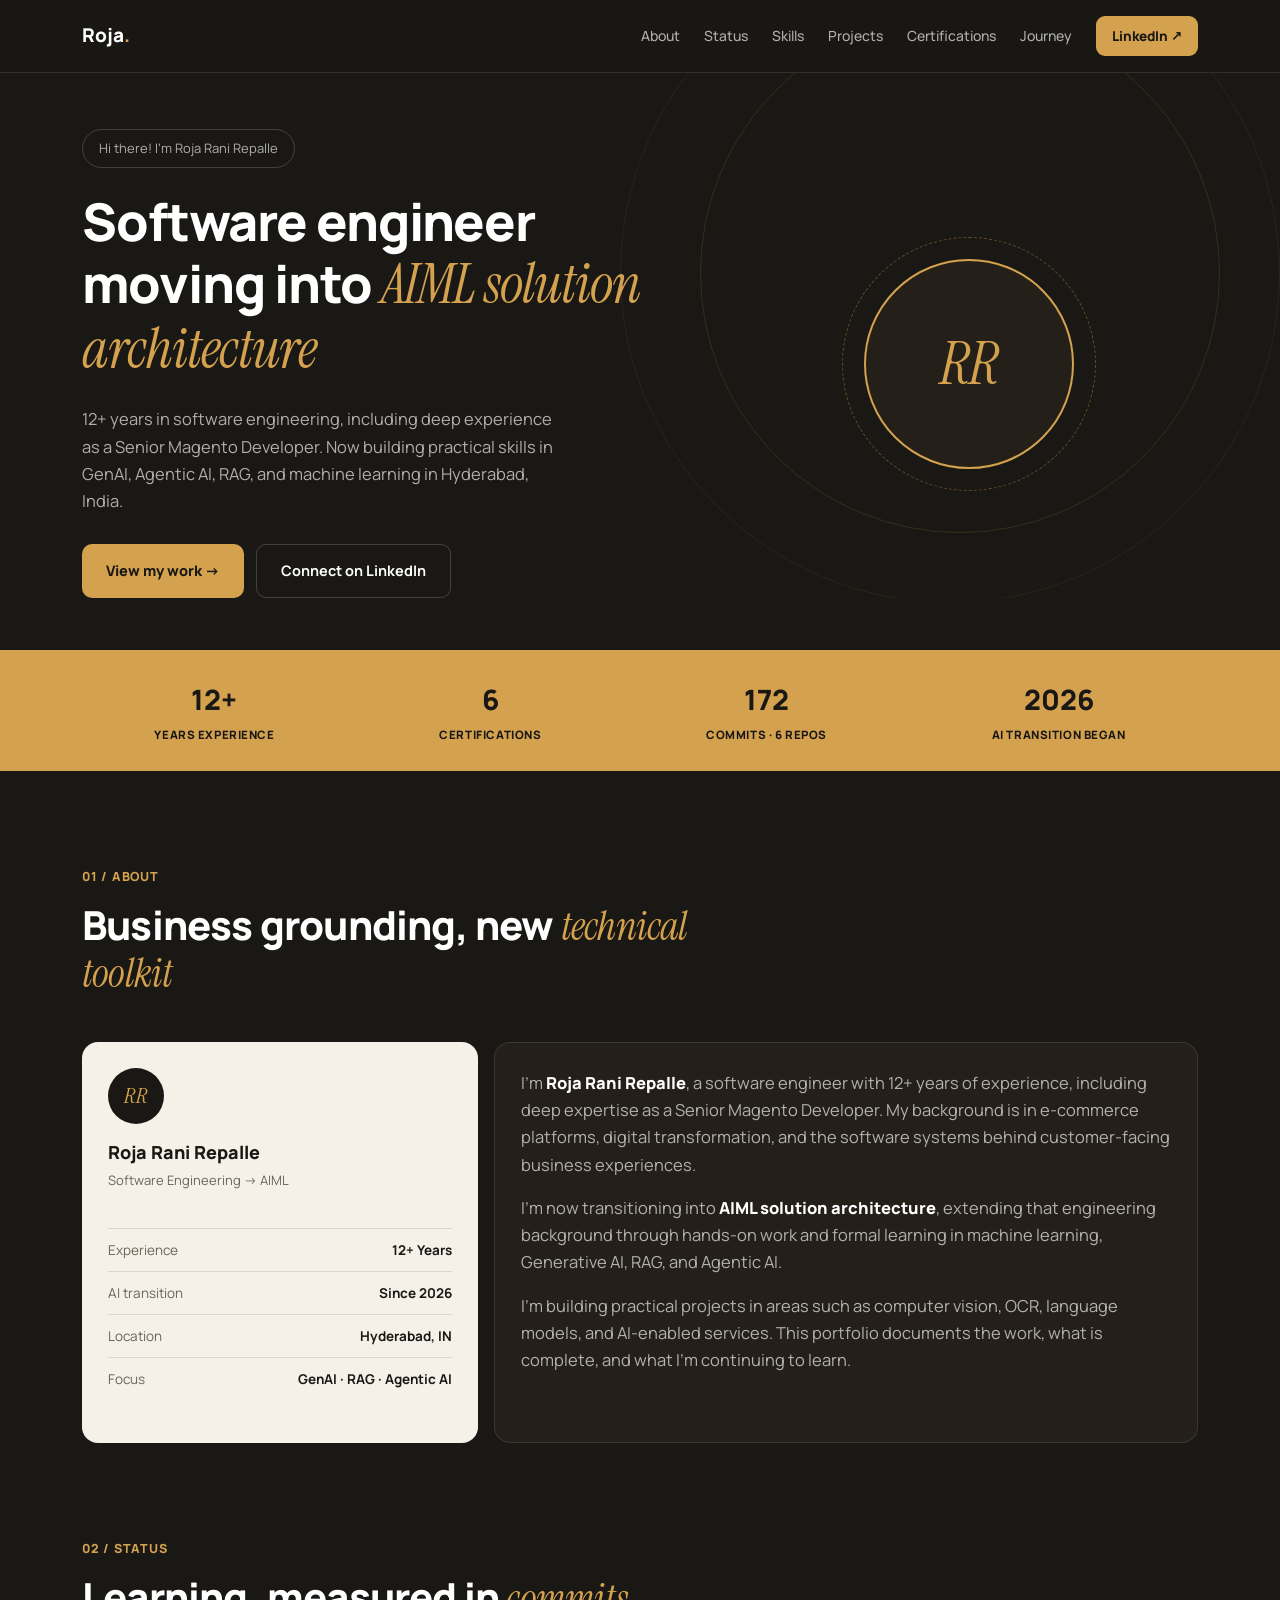
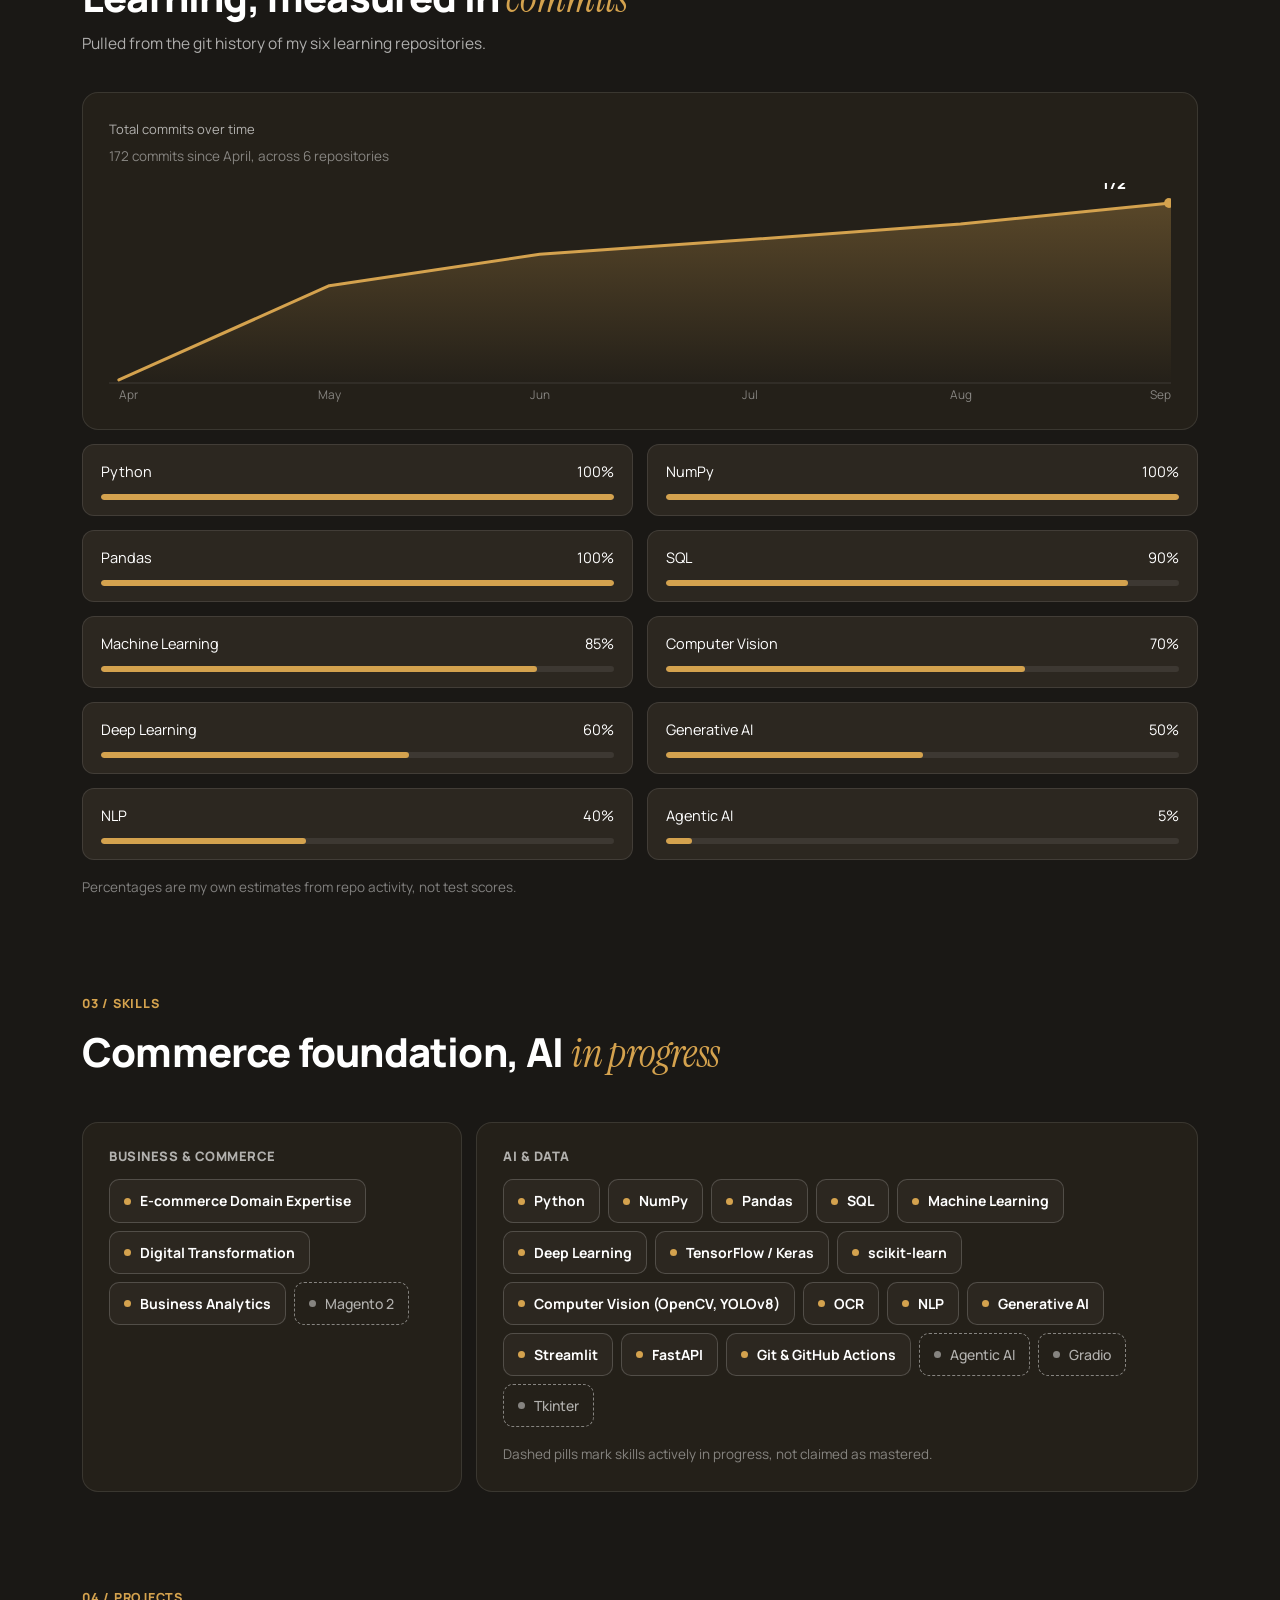
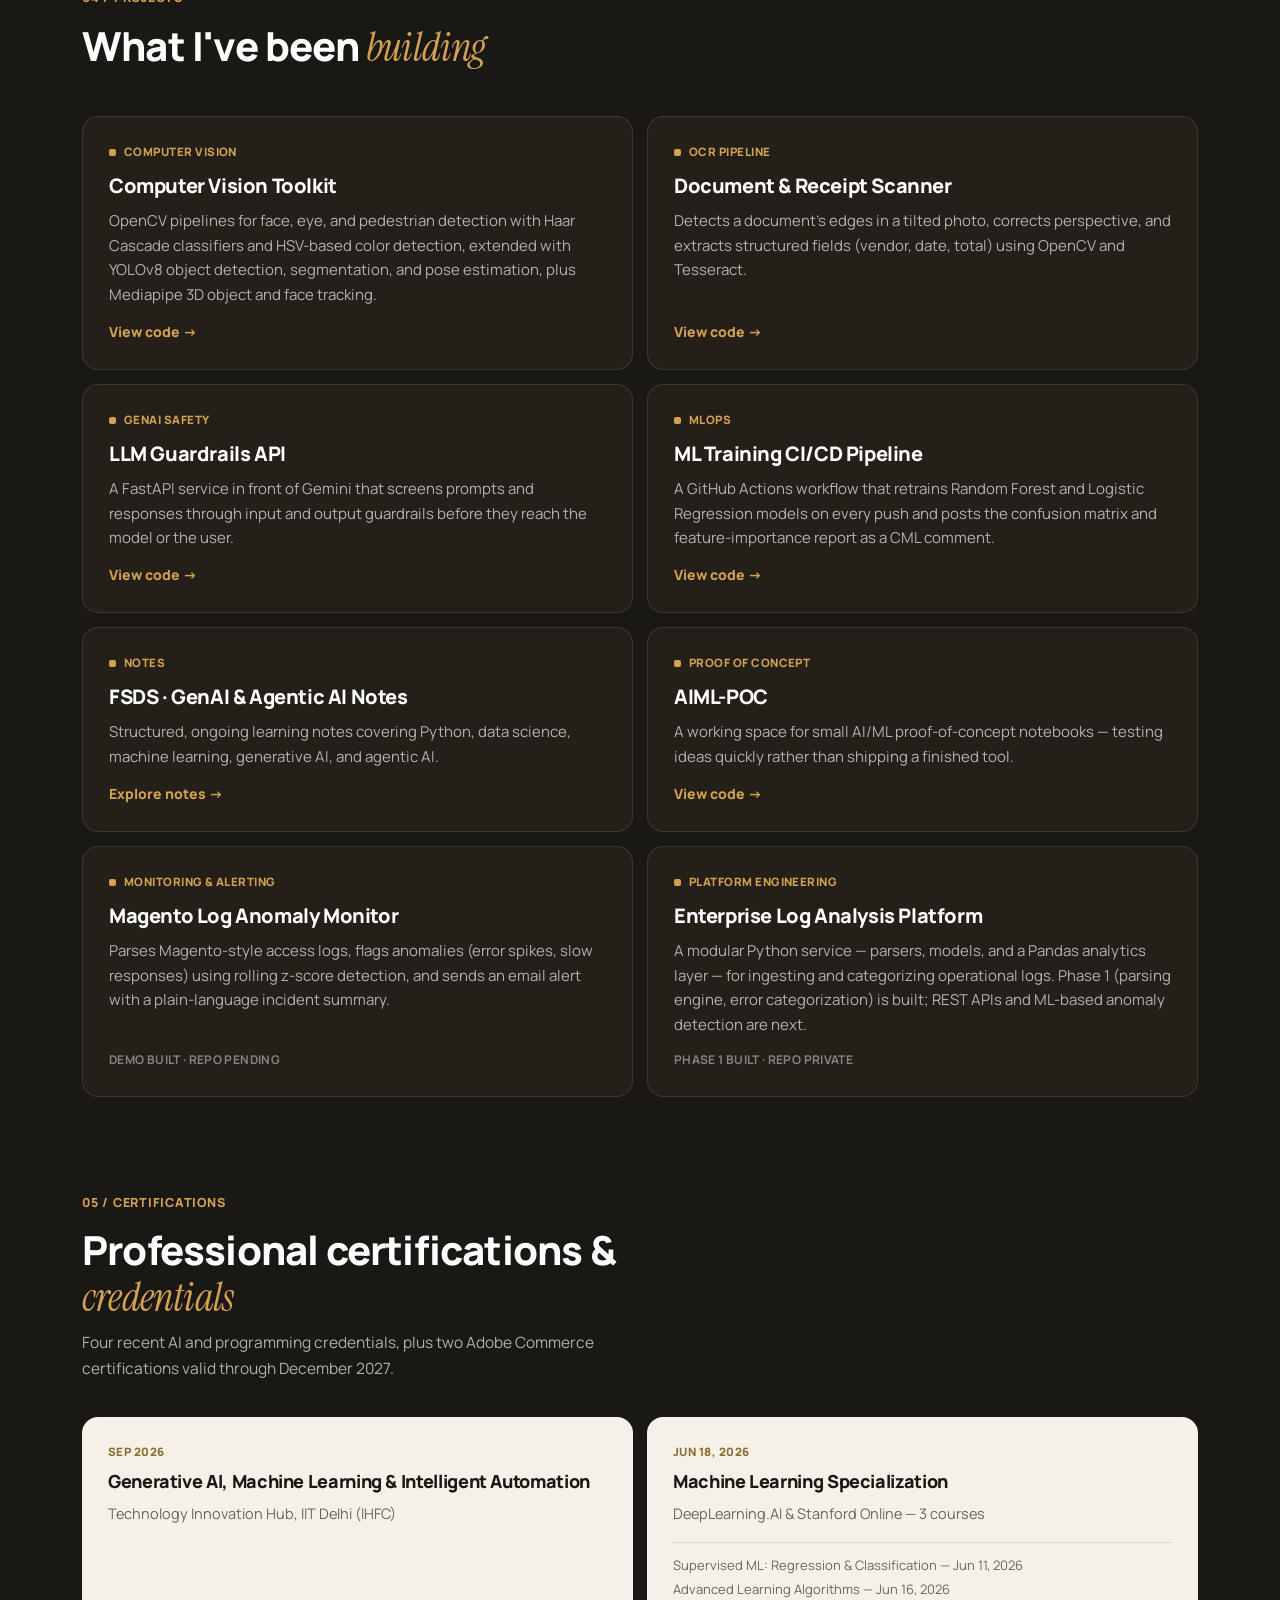
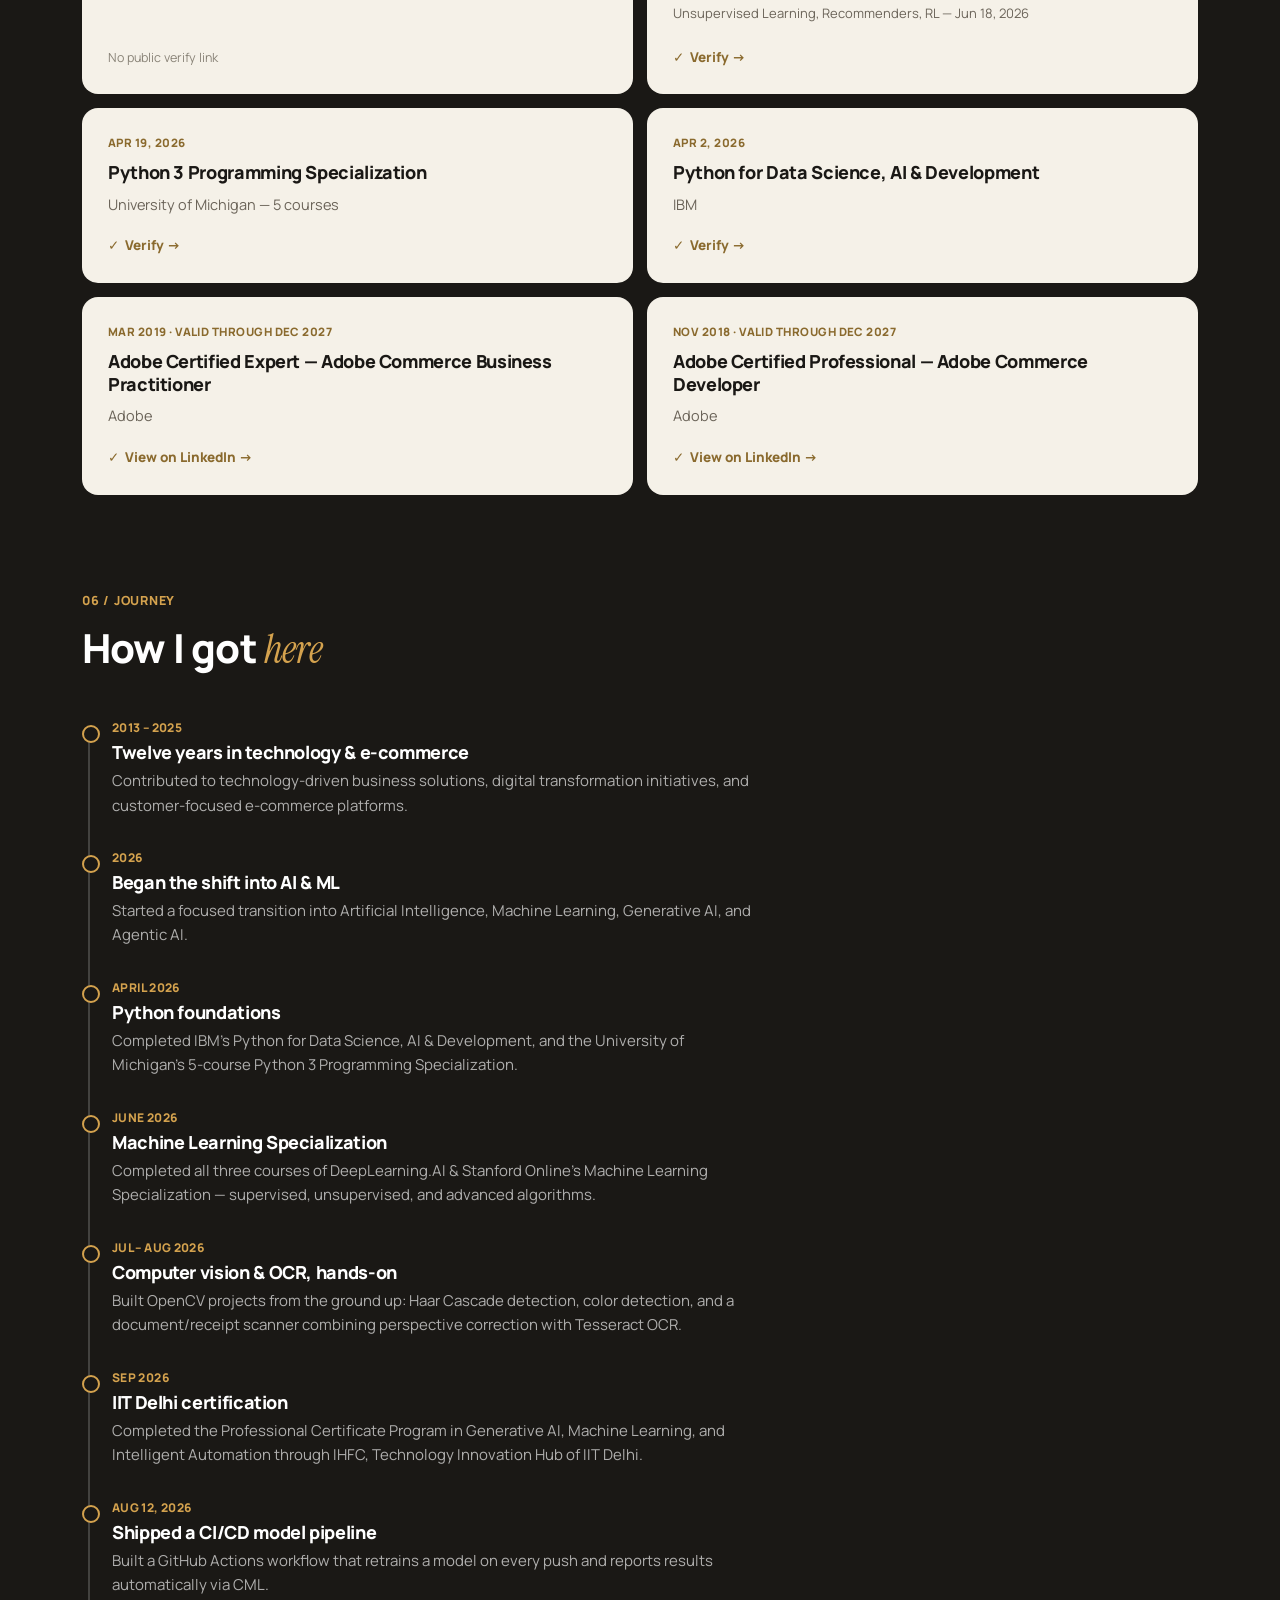
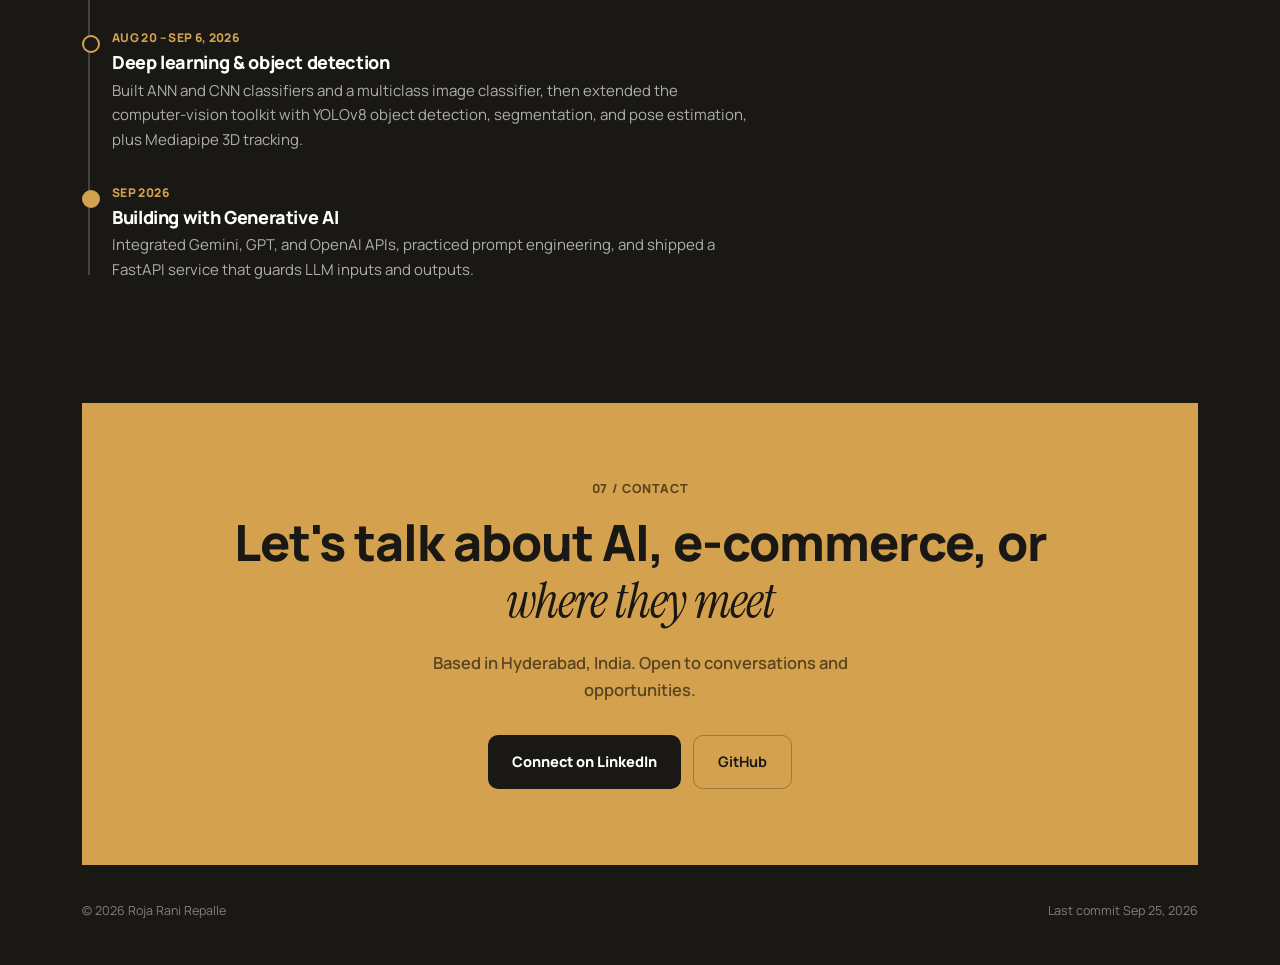
<file: index.html>
<!DOCTYPE html>
<html lang="en">
<head>
<meta charset="UTF-8">
<meta name="viewport" content="width=device-width, initial-scale=1.0">
<title>Roja Rani Repalle — Portfolio</title>
<meta name="description" content="Software engineer with 12+ years of experience, transitioning into AIML solution architecture. Exploring GenAI, Agentic AI, RAG, and practical AI systems.">
<meta name="color-scheme" content="dark">
<meta name="theme-color" content="#1a1815">
<meta property="og:type" content="website">
<meta property="og:title" content="Roja Rani Repalle — Portfolio">
<meta property="og:description" content="Software engineer with 12+ years of experience, transitioning into AIML solution architecture. Exploring GenAI, Agentic AI, RAG, and practical AI systems.">
<meta property="og:url" content="https://rojaranirepalle.github.io/">
<meta name="twitter:card" content="summary">
<meta name="twitter:title" content="Roja Rani Repalle — Portfolio">
<meta name="twitter:description" content="Software engineer with 12+ years of experience, transitioning into AIML solution architecture. Exploring GenAI, Agentic AI, RAG, and practical AI systems.">
<link rel="icon" href="data:image/svg+xml,%3Csvg xmlns='http://www.w3.org/2000/svg' viewBox='0 0 64 64'%3E%3Crect width='64' height='64' rx='14' fill='%231a1815'/%3E%3Ccircle cx='32' cy='32' r='27' fill='none' stroke='%23d4a24e' stroke-width='2'/%3E%3Ctext x='32' y='41' font-family='Georgia,serif' font-style='italic' font-size='24' fill='%23d4a24e' text-anchor='middle'%3ERR%3C/text%3E%3C/svg%3E">
<link rel="preconnect" href="https://fonts.googleapis.com">
<link rel="preconnect" href="https://fonts.gstatic.com" crossorigin>
<link href="https://fonts.googleapis.com/css2?family=Manrope:wght@400;500;700;800&family=Instrument+Serif:ital@1&display=swap" rel="stylesheet">
<style>
  :root{
    color-scheme:dark;
    --ink:#1a1815;
    --card:#242019;
    --card-2:#2c2720;
    --border:rgba(255,255,255,0.1);
    --border-strong:rgba(255,255,255,0.18);
    --white:#ffffff;
    --paper:#f5f1e8;
    --ink-on-paper:#1a1815;
    --muted-on-paper:#6b6459;
    --text:#ffffff;
    --muted:rgba(255,255,255,0.65);
    --faint:rgba(255,255,255,0.45);
    --gold:#d4a24e;
    --gold-dim:rgba(212,162,78,0.15);
    --sans:'Manrope',system-ui,sans-serif;
    --serif:'Instrument Serif',serif;
    --r:16px;
  }
  *{box-sizing:border-box;}
  html{scroll-behavior:smooth; scroll-padding-top:88px;}
  body{margin:0;background:var(--ink);color:var(--text);font-family:var(--sans);font-size:16.5px;line-height:1.65;-webkit-font-smoothing:antialiased;}
  a{color:inherit; text-decoration:none;}
  a:focus-visible, button:focus-visible{outline:2px solid var(--gold); outline-offset:3px; border-radius:6px;}
  h1,h2,h3{margin:0; font-weight:800; letter-spacing:-0.02em; line-height:1.15;}
  p{margin:0;}
  .wrap{max-width:1180px; margin:0 auto; padding:0 32px;}
  @media (max-width:700px){.wrap{padding:0 18px;}}
  .accent{font-family:var(--serif); font-style:italic; font-weight:400; color:var(--gold);}
  @media (prefers-reduced-motion: reduce){html{scroll-behavior:auto;} *{animation:none !important; transition:none !important;}}

  .skip-link{position:absolute; left:16px; top:-60px; background:var(--gold); color:var(--ink); padding:12px 20px; font-weight:800; border-radius:8px; z-index:100;}
  .skip-link:focus{top:12px;}

  header{position:sticky; top:0; z-index:50; background:rgba(26,24,21,0.85); backdrop-filter:blur(14px); border-bottom:1px solid var(--border);}
  .bar{display:flex; align-items:center; justify-content:space-between; height:72px; gap:16px;}
  .brand{font-weight:800; font-size:19px;}
  .brand .dot{color:var(--gold);}
  nav.links{display:flex; gap:24px; align-items:center; font-size:14px; color:var(--muted); font-weight:500;}
  nav.links a:hover{color:var(--text);}
  .navcta{background:var(--gold); color:var(--ink); border-radius:9px; padding:9px 16px; font-size:13.5px; font-weight:800;}
  .navcta:hover{background:#e2b665;}
  .nav-toggle{display:none; background:var(--card); border:1px solid var(--border-strong); color:var(--text); font:inherit; font-size:14px; padding:8px 14px; border-radius:8px; cursor:pointer;}
  @media (max-width:960px){
    nav.links{position:absolute; top:72px; left:0; right:0; background:var(--ink); flex-direction:column; align-items:stretch; padding:10px 18px 18px; border-bottom:1px solid var(--border); display:none;}
    nav.links.open{display:flex;}
    nav.links a{padding:13px 4px;}
    nav.links .navcta{margin-top:8px; text-align:center;}
    .nav-toggle{display:block;}
  }

  .hero{position:relative; padding:56px 0 0; overflow:hidden;}
  .hero .ring1{position:absolute; width:520px; height:520px; border-radius:50%; border:1px solid rgba(212,162,78,.15); right:60px; top:-60px; pointer-events:none;}
  .hero .ring2{position:absolute; width:660px; height:660px; border-radius:50%; border:1px solid rgba(212,162,78,.08); right:0px; top:-130px; pointer-events:none;}
  .hero .wrap{position:relative; z-index:1;}
  .badge{display:inline-flex; align-items:center; gap:8px; font-size:13px; color:var(--muted); border:1px solid var(--border-strong); border-radius:99px; padding:8px 16px; margin-bottom:24px;}
  .hero-grid{display:grid; grid-template-columns:1.15fr 0.85fr; gap:40px; align-items:center;}
  @media (max-width:960px){.hero-grid{grid-template-columns:minmax(0,1fr);}}
  .hero h1{font-size:clamp(34px,4.6vw,52px);}
  .hero h1 .accent{font-size:1.08em;}
  .hero-sub{color:var(--muted); font-size:16.5px; max-width:480px; margin:24px 0 30px; line-height:1.65;}
  .cta{display:flex; flex-wrap:wrap; gap:12px;}
  .btn{display:inline-flex; align-items:center; gap:8px; padding:14px 24px; border-radius:10px; font-weight:800; font-size:14.5px;}
  .btn1{background:var(--gold); color:var(--ink);}
  .btn1:hover{background:#e2b665;}
  .btn2{border:1px solid var(--border-strong); color:var(--text); font-weight:700;}
  .btn2:hover{border-color:var(--gold);}
  .avatar-wrap{display:flex; justify-content:center;}
  .avatar{width:210px; height:210px; border-radius:50%; background:var(--card); border:2px solid var(--gold); display:flex; align-items:center; justify-content:center; position:relative;}
  .avatar .ring{position:absolute; inset:-24px; border:1px dashed rgba(212,162,78,.4); border-radius:50%;}
  .avatar span{font-family:var(--serif); font-style:italic; font-size:58px; color:var(--gold);}

  .statbar{background:var(--gold); color:var(--ink); margin-top:52px;}
  .statbar .wrap{display:flex; justify-content:space-around; align-items:center; padding:26px 32px; flex-wrap:wrap; gap:20px;}
  .stat{display:flex; flex-direction:column; align-items:center; gap:4px;}
  .stat .n{font-size:28px; font-weight:800;}
  .stat .l{font-size:11.5px; font-weight:800; text-transform:uppercase; letter-spacing:.05em;}

  section{padding:96px 0 0;}
  .eyebrow{display:block; font-size:12.5px; color:var(--gold); font-weight:800; text-transform:uppercase; letter-spacing:.06em; margin-bottom:14px;}
  .sec-title{font-size:clamp(28px,3.4vw,40px); max-width:680px; margin-bottom:10px;}
  .sec-sub{color:var(--muted); max-width:560px; margin-bottom:36px; font-size:15.5px;}

  .card{background:var(--card); border:1px solid var(--border); border-radius:var(--r); padding:26px;}
  .card-paper{background:var(--paper); color:var(--ink-on-paper); border-radius:var(--r); padding:26px;}
  .card h3{font-size:13px; font-family:var(--sans); font-weight:800; color:var(--muted); text-transform:uppercase; letter-spacing:.04em; margin-bottom:16px;}

  .about-grid{display:grid; grid-template-columns:0.72fr 1.28fr; gap:16px;}
  @media (max-width:900px){.about-grid{grid-template-columns:minmax(0,1fr);}}
  .id-card{display:flex; flex-direction:column; gap:14px;}
  .id-avatar{width:56px; height:56px; border-radius:50%; background:var(--ink); display:flex; align-items:center; justify-content:center; font-family:var(--serif); font-style:italic; color:var(--gold); font-size:22px;}
  dl.facts div{display:flex; justify-content:space-between; gap:12px; padding:10px 0; border-top:1px solid rgba(26,24,21,.12); font-size:13.5px;}
  dl.facts div:first-of-type{border-top:1px solid rgba(26,24,21,.12); margin-top:6px;}
  dl.facts dt{color:var(--muted-on-paper);}
  dl.facts dd{margin:0; font-weight:700;}
  .prose p{color:var(--muted); margin-bottom:16px; max-width:660px;}
  .prose p:last-child{margin-bottom:0;}
  .prose strong{color:var(--text); font-weight:800;}

  .heat-box{max-width:100%; overflow-x:auto;}
  .bars-grid{display:grid; grid-template-columns:repeat(2,minmax(0,1fr)); gap:14px; margin-top:14px;}
  @media (max-width:760px){.bars-grid{grid-template-columns:minmax(0,1fr);}}
  .bar-item{background:var(--card-2); border:1px solid var(--border); border-radius:12px; padding:15px 18px;}
  .bar-item .top{display:flex; justify-content:space-between; align-items:baseline; margin-bottom:10px; font-size:14.5px;}
  .bar-item .tr{height:6px; background:rgba(255,255,255,.08); border-radius:99px; overflow:hidden; display:block;}
  .bar-item .tr b{display:block; height:100%; border-radius:99px; background:var(--gold);}
  .note{font-size:13.5px; color:var(--faint); margin-top:16px;}

  .skills-grid{display:grid; grid-template-columns:minmax(0,1fr) minmax(0,1.9fr); gap:14px;}
  @media (max-width:900px){.skills-grid{grid-template-columns:minmax(0,1fr);}}
  .chips{display:flex; flex-wrap:wrap; gap:8px;}
  .pill{display:flex; align-items:center; gap:9px; font-size:14px; padding:9px 14px; border-radius:10px; background:var(--card-2); border:1px solid var(--border-strong); font-weight:700;}
  .pill .dot{width:7px; height:7px; border-radius:50%; background:var(--gold); flex-shrink:0;}
  .pill.learning{background:transparent; border-style:dashed; border-color:var(--faint); color:var(--muted); font-weight:500;}
  .pill.learning .dot{background:var(--faint);}

  .proj-grid{display:grid; grid-template-columns:repeat(2,minmax(0,1fr)); gap:14px;}
  @media (max-width:820px){.proj-grid{grid-template-columns:minmax(0,1fr);}}
  .proj{display:flex; flex-direction:column; gap:12px; background:var(--card); border:1px solid var(--border); border-radius:var(--r); padding:26px; transition:border-color .2s, transform .2s;}
  .proj:hover{border-color:var(--gold); transform:translateY(-3px);}
  .proj .tag{font-size:11.5px; color:var(--gold); display:flex; align-items:center; gap:8px; font-weight:800; text-transform:uppercase; letter-spacing:.04em;}
  .proj .tag::before{content:""; width:7px; height:7px; border-radius:2px; background:var(--gold);}
  .proj h3{font-size:20px; font-weight:800;}
  .proj p{color:var(--muted); font-size:15px; flex-grow:1;}
  .proj .go{font-weight:800; font-size:14px; color:var(--gold); width:fit-content;}
  .proj .go:hover{text-decoration:underline; text-underline-offset:4px;}
  .proj .state{font-size:12px; color:var(--faint); font-weight:700; text-transform:uppercase; letter-spacing:.03em;}

  .cert-grid{display:grid; grid-template-columns:repeat(2,minmax(0,1fr)); gap:14px;}
  @media (max-width:820px){.cert-grid{grid-template-columns:minmax(0,1fr);}}
  .cert{border-radius:var(--r); padding:26px; display:flex; flex-direction:column; gap:8px;}
  .cert .dt{font-size:11.5px; color:#8a6a2e; font-weight:800; text-transform:uppercase; letter-spacing:.04em;}
  .cert h3{font-size:18px; line-height:1.3; font-weight:800;}
  .cert .iss{color:var(--muted-on-paper); font-size:14.5px;}
  .cert .sub{margin-top:8px; padding-top:12px; border-top:1px solid rgba(26,24,21,.12); font-size:13px; color:var(--muted-on-paper);}
  .cert .sub div{margin-bottom:3px;}
  .cert .go{margin-top:auto; padding-top:10px; font-weight:800; font-size:13.5px; color:#8a6a2e; width:fit-content; display:flex; align-items:center; gap:6px;}
  .cert .go:hover{text-decoration:underline; text-underline-offset:4px;}
  .cert .go.ok::before{content:"✓";}
  .cert .none{margin-top:auto; padding-top:10px; font-size:12.5px; color:#8a8478;}

  .tl{list-style:none; margin:0; padding:0 0 0 30px; position:relative; max-width:860px;}
  .tl::before{content:""; position:absolute; left:6px; top:8px; bottom:8px; width:2px; background:var(--border-strong);}
  .tl li{position:relative; padding-bottom:30px;}
  .tl li:last-child{padding-bottom:0;}
  .tl li::before{content:""; position:absolute; left:-30px; top:7px; width:14px; height:14px; border-radius:50%; background:var(--ink); border:2px solid var(--gold);}
  .tl li.new::before{background:var(--gold);}
  .tl .dt{font-size:12px; color:var(--gold); margin-bottom:4px; font-weight:800; text-transform:uppercase; letter-spacing:.03em;}
  .tl h3{font-size:18px; margin-bottom:6px; font-weight:800;}
  .tl p{color:var(--muted); font-size:15px; max-width:640px;}

  .contact-box{margin-top:120px; background:var(--gold); color:var(--ink); text-align:center; padding:76px 48px;}
  .contact-box h2{font-size:clamp(30px,4.6vw,50px); max-width:820px; margin:0 auto 18px; font-weight:800;}
  .contact-box h2 .accent{color:var(--ink);}
  .contact-box p{color:#5a441f; max-width:460px; margin:0 auto 32px; font-weight:600;}
  .contact-box .cta{justify-content:center;}
  .contact-box .btn1{background:var(--ink); color:var(--white);}
  .contact-box .btn1:hover{background:#2c2720;}
  .contact-box .btn2{border-color:rgba(26,24,21,.3); color:var(--ink);}
  .contact-box .btn2:hover{border-color:var(--ink);}
  @media (max-width:700px){.contact-box{padding:52px 22px;}}
  footer{padding:36px 0 44px; color:var(--faint); font-size:12.5px;}
  footer .wrap{display:flex; justify-content:space-between; gap:12px; flex-wrap:wrap;}

  .js .rv{opacity:0; transform:translateY(16px); transition:opacity .6s ease, transform .6s ease;}
  .js .rv.in{opacity:1; transform:none;}
</style>
<script>document.documentElement.classList.add('js');</script>
</head>
<body>

<a class="skip-link" href="#top">Skip to content</a>

<header>
  <div class="wrap bar">
    <a href="#top" class="brand">Roja<span class="dot">.</span></a>
    <nav class="links" id="navLinks" aria-label="Primary">
      <a href="#about">About</a>
      <a href="#status">Status</a>
      <a href="#skills">Skills</a>
      <a href="#projects">Projects</a>
      <a href="#certifications">Certifications</a>
      <a href="#journey">Journey</a>
      <a class="navcta" href="https://www.linkedin.com/in/repallerojarani" target="_blank" rel="noopener">LinkedIn ↗</a>
    </nav>
    <button class="nav-toggle" id="navToggle" aria-label="Toggle navigation" aria-expanded="false" aria-controls="navLinks">Menu</button>
  </div>
</header>

<main id="top">

  <div class="hero">
    <div class="ring1"></div>
    <div class="ring2"></div>
    <div class="wrap">
      <div class="hero-grid">
        <div>
          <span class="badge">Hi there! I'm Roja Rani Repalle</span>
          <h1>Software engineer moving into <span class="accent">AIML solution architecture</span></h1>
          <p class="hero-sub">12+ years in software engineering, including deep experience as a Senior Magento Developer. Now building practical skills in GenAI, Agentic AI, RAG, and machine learning in Hyderabad, India.</p>
          <div class="cta">
            <a class="btn btn1" href="#projects">View my work →</a>
            <a class="btn btn2" href="https://www.linkedin.com/in/repallerojarani" target="_blank" rel="noopener">Connect on LinkedIn</a>
          </div>
        </div>
        <div class="avatar-wrap">
          <div class="avatar"><div class="ring"></div><span>RR</span></div>
        </div>
      </div>
    </div>
  </div>

  <div class="statbar">
    <div class="wrap">
      <div class="stat"><span class="n">12+</span><span class="l">Years experience</span></div>
      <div class="stat"><span class="n">6</span><span class="l">Certifications</span></div>
      <div class="stat"><span class="n">172</span><span class="l">Commits · 6 repos</span></div>
      <div class="stat"><span class="n">2026</span><span class="l">AI transition began</span></div>
    </div>
  </div>

  <section id="about" aria-labelledby="about-heading">
    <div class="wrap">
      <span class="eyebrow">01 / About</span>
      <h2 class="sec-title" id="about-heading">Business grounding, new <span class="accent">technical toolkit</span></h2>
      <div style="height:36px"></div>
      <div class="about-grid">
        <div class="card-paper id-card rv">
          <div class="id-avatar">RR</div>
          <div>
            <div style="font-weight:800; font-size:18px;">Roja Rani Repalle</div>
            <div style="font-size:13px; color:var(--muted-on-paper); margin-top:2px;">Software Engineering → AIML</div>
          </div>
          <dl class="facts">
            <div><dt>Experience</dt><dd>12+ Years</dd></div>
            <div><dt>AI transition</dt><dd>Since 2026</dd></div>
            <div><dt>Location</dt><dd>Hyderabad, IN</dd></div>
            <div><dt>Focus</dt><dd>GenAI · RAG · Agentic AI</dd></div>
          </dl>
        </div>
        <div class="card prose rv">
          <p>I'm <strong>Roja Rani Repalle</strong>, a software engineer with 12+ years of experience, including deep expertise as a Senior Magento Developer. My background is in e-commerce platforms, digital transformation, and the software systems behind customer-facing business experiences.</p>
          <p>I’m now transitioning into <strong>AIML solution architecture</strong>, extending that engineering background through hands-on work and formal learning in machine learning, Generative AI, RAG, and Agentic AI.</p>
          <p>I’m building practical projects in areas such as computer vision, OCR, language models, and AI-enabled services. This portfolio documents the work, what is complete, and what I’m continuing to learn.</p>
        </div>
      </div>
    </div>
  </section>

  <section id="status" aria-labelledby="status-heading">
    <div class="wrap">
      <span class="eyebrow">02 / Status</span>
      <h2 class="sec-title" id="status-heading">Learning, measured in <span class="accent">commits</span></h2>
      <p class="sec-sub">Pulled from the git history of my six learning repositories.</p>
      <div class="card rv">
        <div class="heat-box">
          <div style="font-size:13px; color:var(--muted); margin-bottom:4px;">Total commits over time</div>
          <div style="font-size:13.5px; color:var(--faint); margin-bottom:16px;">172 commits since April, across 6 repositories</div>
          <svg viewBox="0 0 1080 220" width="100%" height="220" style="display:block;" preserveAspectRatio="none">
            <defs>
              <linearGradient id="fillg" x1="0" y1="0" x2="0" y2="1">
                <stop offset="0" stop-color="#d4a24e" stop-opacity="0.3"/>
                <stop offset="1" stop-color="#d4a24e" stop-opacity="0"/>
              </linearGradient>
            </defs>
            <line x1="0" y1="200" x2="1080" y2="200" stroke="rgba(255,255,255,.12)" stroke-width="1"/>
            <polygon points="10,200 10.0,196.9 224.0,102.7 438.0,71.3 652.0,56.6 866.0,40.9 1080.0,20.0 1080,200" fill="url(#fillg)"/>
            <polyline points="10.0,196.9 224.0,102.7 438.0,71.3 652.0,56.6 866.0,40.9 1080.0,20.0" fill="none" stroke="#d4a24e" stroke-width="3" stroke-linejoin="round" stroke-linecap="round"/>
            <circle cx="1078" cy="20.0" r="5" fill="#d4a24e"/>
            <text x="10.0" y="216" font-size="12" fill="rgba(255,255,255,.45)" font-family="Manrope" text-anchor="start">Apr</text><text x="224.0" y="216" font-size="12" fill="rgba(255,255,255,.45)" font-family="Manrope" text-anchor="middle">May</text><text x="438.0" y="216" font-size="12" fill="rgba(255,255,255,.45)" font-family="Manrope" text-anchor="middle">Jun</text><text x="652.0" y="216" font-size="12" fill="rgba(255,255,255,.45)" font-family="Manrope" text-anchor="middle">Jul</text><text x="866.0" y="216" font-size="12" fill="rgba(255,255,255,.45)" font-family="Manrope" text-anchor="middle">Aug</text><text x="1080.0" y="216" font-size="12" fill="rgba(255,255,255,.45)" font-family="Manrope" text-anchor="end">Sep</text>
            <text x="1010" y="6.0" font-size="15" fill="#ffffff" font-weight="800" font-family="Manrope">172</text>
          </svg>
        </div>
      </div>
      <div class="bars-grid">
        <div class="bar-item rv"><div class="top"><span>Python</span><span>100%</span></div><span class="tr"><b style="width:100%"></b></span></div>
        <div class="bar-item rv"><div class="top"><span>NumPy</span><span>100%</span></div><span class="tr"><b style="width:100%"></b></span></div>
        <div class="bar-item rv"><div class="top"><span>Pandas</span><span>100%</span></div><span class="tr"><b style="width:100%"></b></span></div>
        <div class="bar-item rv"><div class="top"><span>SQL</span><span>90%</span></div><span class="tr"><b style="width:90%"></b></span></div>
        <div class="bar-item rv"><div class="top"><span>Machine Learning</span><span>85%</span></div><span class="tr"><b style="width:85%"></b></span></div>
        <div class="bar-item rv"><div class="top"><span>Computer Vision</span><span>70%</span></div><span class="tr"><b style="width:70%"></b></span></div>
        <div class="bar-item rv"><div class="top"><span>Deep Learning</span><span>60%</span></div><span class="tr"><b style="width:60%"></b></span></div>
        <div class="bar-item rv"><div class="top"><span>Generative AI</span><span>50%</span></div><span class="tr"><b style="width:50%"></b></span></div>
        <div class="bar-item rv"><div class="top"><span>NLP</span><span>40%</span></div><span class="tr"><b style="width:40%"></b></span></div>
        <div class="bar-item rv"><div class="top"><span>Agentic AI</span><span>5%</span></div><span class="tr"><b style="width:5%"></b></span></div>
      </div>
      <p class="note">Percentages are my own estimates from repo activity, not test scores.</p>
    </div>
  </section>

  <section id="skills" aria-labelledby="skills-heading">
    <div class="wrap">
      <span class="eyebrow">03 / Skills</span>
      <h2 class="sec-title" id="skills-heading">Commerce foundation, AI <span class="accent">in progress</span></h2>
      <div style="height:36px"></div>
      <div class="skills-grid">
        <div class="card rv">
          <h3>Business &amp; commerce</h3>
          <div class="chips">
            <span class="pill"><i class="dot"></i>E-commerce Domain Expertise</span>
            <span class="pill"><i class="dot"></i>Digital Transformation</span>
            <span class="pill"><i class="dot"></i>Business Analytics</span>
            <span class="pill learning"><i class="dot"></i>Magento 2</span>
          </div>
        </div>
        <div class="card rv">
          <h3>AI &amp; data</h3>
          <div class="chips">
            <span class="pill"><i class="dot"></i>Python</span>
            <span class="pill"><i class="dot"></i>NumPy</span>
            <span class="pill"><i class="dot"></i>Pandas</span>
            <span class="pill"><i class="dot"></i>SQL</span>
            <span class="pill"><i class="dot"></i>Machine Learning</span>
            <span class="pill"><i class="dot"></i>Deep Learning</span>
            <span class="pill"><i class="dot"></i>TensorFlow / Keras</span>
            <span class="pill"><i class="dot"></i>scikit-learn</span>
            <span class="pill"><i class="dot"></i>Computer Vision (OpenCV, YOLOv8)</span>
            <span class="pill"><i class="dot"></i>OCR</span>
            <span class="pill"><i class="dot"></i>NLP</span>
            <span class="pill"><i class="dot"></i>Generative AI</span>
            <span class="pill"><i class="dot"></i>Streamlit</span>
            <span class="pill"><i class="dot"></i>FastAPI</span>
            <span class="pill"><i class="dot"></i>Git &amp; GitHub Actions</span>
            <span class="pill learning"><i class="dot"></i>Agentic AI</span>
            <span class="pill learning"><i class="dot"></i>Gradio</span>
            <span class="pill learning"><i class="dot"></i>Tkinter</span>
          </div>
          <p class="note">Dashed pills mark skills actively in progress, not claimed as mastered.</p>
        </div>
      </div>
    </div>
  </section>

  <section id="projects" aria-labelledby="projects-heading">
    <div class="wrap">
      <span class="eyebrow">04 / Projects</span>
      <h2 class="sec-title" id="projects-heading">What I've been <span class="accent">building</span></h2>
      <div style="height:36px"></div>
      <div class="proj-grid">
        <article class="proj rv"><span class="tag">Computer Vision</span><h3>Computer Vision Toolkit</h3>
          <p>OpenCV pipelines for face, eye, and pedestrian detection with Haar Cascade classifiers and HSV-based color detection, extended with YOLOv8 object detection, segmentation, and pose estimation, plus Mediapipe 3D object and face tracking.</p>
          <a class="go" href="https://github.com/rojaranirepalle/Full-Stack-Data-Science-WIth-Gen-AI-and-Agentic-AI/tree/main/DL" target="_blank" rel="noopener">View code →</a></article>
        <article class="proj rv"><span class="tag">OCR Pipeline</span><h3>Document &amp; Receipt Scanner</h3>
          <p>Detects a document's edges in a tilted photo, corrects perspective, and extracts structured fields (vendor, date, total) using OpenCV and Tesseract.</p>
          <a class="go" href="https://github.com/rojaranirepalle/Full-Stack-Data-Science-WIth-Gen-AI-and-Agentic-AI/blob/main/DL/OCR/files/document_scanner.py" target="_blank" rel="noopener">View code →</a></article>
        <article class="proj rv"><span class="tag">GenAI Safety</span><h3>LLM Guardrails API</h3>
          <p>A FastAPI service in front of Gemini that screens prompts and responses through input and output guardrails before they reach the model or the user.</p>
          <a class="go" href="https://github.com/rojaranirepalle/Full-Stack-Data-Science-WIth-Gen-AI-and-Agentic-AI/tree/main/AI/LLM%20Gaurdrails%20Workshop" target="_blank" rel="noopener">View code →</a></article>
        <article class="proj rv"><span class="tag">MLOps</span><h3>ML Training CI/CD Pipeline</h3>
          <p>A GitHub Actions workflow that retrains Random Forest and Logistic Regression models on every push and posts the confusion matrix and feature-importance report as a CML comment.</p>
          <a class="go" href="https://github.com/rojaranirepalle/CICD-Deployment" target="_blank" rel="noopener">View code →</a></article>
        <article class="proj rv"><span class="tag">Notes</span><h3>FSDS · GenAI &amp; Agentic AI Notes</h3>
          <p>Structured, ongoing learning notes covering Python, data science, machine learning, generative AI, and agentic AI.</p>
          <a class="go" href="https://rojaranirepalle.github.io/fsds-genai-agenticai-notes/" target="_blank" rel="noopener">Explore notes →</a></article>
        <article class="proj rv"><span class="tag">Proof of Concept</span><h3>AIML-POC</h3>
          <p>A working space for small AI/ML proof-of-concept notebooks — testing ideas quickly rather than shipping a finished tool.</p>
          <a class="go" href="https://github.com/rojaranirepalle/AIML-POC" target="_blank" rel="noopener">View code →</a></article>
        <article class="proj rv"><span class="tag">Monitoring &amp; Alerting</span><h3>Magento Log Anomaly Monitor</h3>
          <p>Parses Magento-style access logs, flags anomalies (error spikes, slow responses) using rolling z-score detection, and sends an email alert with a plain-language incident summary.</p>
          <span class="state">Demo built · repo pending</span></article>
        <article class="proj rv"><span class="tag">Platform Engineering</span><h3>Enterprise Log Analysis Platform</h3>
          <p>A modular Python service — parsers, models, and a Pandas analytics layer — for ingesting and categorizing operational logs. Phase 1 (parsing engine, error categorization) is built; REST APIs and ML-based anomaly detection are next.</p>
          <span class="state">Phase 1 built · repo private</span></article>
      </div>
    </div>
  </section>

  <section id="certifications" aria-labelledby="certifications-heading">
    <div class="wrap">
      <span class="eyebrow">05 / Certifications</span>
      <h2 class="sec-title" id="certifications-heading">Professional certifications &amp; <span class="accent">credentials</span></h2>
      <p class="sec-sub">Four recent AI and programming credentials, plus two Adobe Commerce certifications valid through December 2027.</p>
      <div class="cert-grid">
        <div class="cert card-paper rv"><span class="dt">Sep 2026</span><h3>Generative AI, Machine Learning &amp; Intelligent Automation</h3><div class="iss">Technology Innovation Hub, IIT Delhi (IHFC)</div>
          <span class="none">No public verify link</span></div>
        <div class="cert card-paper rv"><span class="dt">Jun 18, 2026</span><h3>Machine Learning Specialization</h3><div class="iss">DeepLearning.AI &amp; Stanford Online — 3 courses</div>
          <div class="sub"><div>Supervised ML: Regression &amp; Classification — Jun 11, 2026</div><div>Advanced Learning Algorithms — Jun 16, 2026</div><div>Unsupervised Learning, Recommenders, RL — Jun 18, 2026</div></div>
          <a class="go ok" href="https://coursera.org/verify/specialization/MFPY62AISBLY" target="_blank" rel="noopener">Verify →</a></div>
        <div class="cert card-paper rv"><span class="dt">Apr 19, 2026</span><h3>Python 3 Programming Specialization</h3><div class="iss">University of Michigan — 5 courses</div>
          <a class="go ok" href="https://coursera.org/verify/specialization/Q2KAPWRR9GXP" target="_blank" rel="noopener">Verify →</a></div>
        <div class="cert card-paper rv"><span class="dt">Apr 2, 2026</span><h3>Python for Data Science, AI &amp; Development</h3><div class="iss">IBM</div>
          <a class="go ok" href="https://coursera.org/verify/1GRLPPBGSS47" target="_blank" rel="noopener">Verify →</a></div>
        <div class="cert card-paper rv"><span class="dt">Mar 2019 · Valid through Dec 2027</span><h3>Adobe Certified Expert — Adobe Commerce Business Practitioner</h3><div class="iss">Adobe</div>
          <a class="go ok" href="https://www.linkedin.com/in/repallerojarani/" target="_blank" rel="noopener">View on LinkedIn →</a></div>
        <div class="cert card-paper rv"><span class="dt">Nov 2018 · Valid through Dec 2027</span><h3>Adobe Certified Professional — Adobe Commerce Developer</h3><div class="iss">Adobe</div>
          <a class="go ok" href="https://www.linkedin.com/in/repallerojarani/" target="_blank" rel="noopener">View on LinkedIn →</a></div>
      </div>
    </div>
  </section>

  <section id="journey" aria-labelledby="journey-heading">
    <div class="wrap">
      <span class="eyebrow">06 / Journey</span>
      <h2 class="sec-title" id="journey-heading">How I got <span class="accent">here</span></h2>
      <div style="height:36px"></div>
      <ol class="tl">
        <li class="rv"><div class="dt">2013 – 2025</div><h3>Twelve years in technology &amp; e-commerce</h3><p>Contributed to technology-driven business solutions, digital transformation initiatives, and customer-focused e-commerce platforms.</p></li>
        <li class="rv"><div class="dt">2026</div><h3>Began the shift into AI &amp; ML</h3><p>Started a focused transition into Artificial Intelligence, Machine Learning, Generative AI, and Agentic AI.</p></li>
        <li class="rv"><div class="dt">April 2026</div><h3>Python foundations</h3><p>Completed IBM's Python for Data Science, AI &amp; Development, and the University of Michigan's 5-course Python 3 Programming Specialization.</p></li>
        <li class="rv"><div class="dt">June 2026</div><h3>Machine Learning Specialization</h3><p>Completed all three courses of DeepLearning.AI &amp; Stanford Online's Machine Learning Specialization — supervised, unsupervised, and advanced algorithms.</p></li>
        <li class="rv"><div class="dt">Jul – Aug 2026</div><h3>Computer vision &amp; OCR, hands-on</h3><p>Built OpenCV projects from the ground up: Haar Cascade detection, color detection, and a document/receipt scanner combining perspective correction with Tesseract OCR.</p></li>
        <li class="rv"><div class="dt">Sep 2026</div><h3>IIT Delhi certification</h3><p>Completed the Professional Certificate Program in Generative AI, Machine Learning, and Intelligent Automation through IHFC, Technology Innovation Hub of IIT Delhi.</p></li>
        <li class="rv"><div class="dt">Aug 12, 2026</div><h3>Shipped a CI/CD model pipeline</h3><p>Built a GitHub Actions workflow that retrains a model on every push and reports results automatically via CML.</p></li>
        <li class="rv"><div class="dt">Aug 20 – Sep 6, 2026</div><h3>Deep learning &amp; object detection</h3><p>Built ANN and CNN classifiers and a multiclass image classifier, then extended the computer-vision toolkit with YOLOv8 object detection, segmentation, and pose estimation, plus Mediapipe 3D tracking.</p></li>
        <li class="rv new"><div class="dt">Sep 2026</div><h3>Building with Generative AI</h3><p>Integrated Gemini, GPT, and OpenAI APIs, practiced prompt engineering, and shipped a FastAPI service that guards LLM inputs and outputs.</p></li>
      </ol>
    </div>
  </section>

  <div class="wrap">
    <section id="contact" class="contact-box rv" aria-labelledby="contact-heading">
      <span class="eyebrow" style="color:#5a441f;">07 / Contact</span>
      <h2 id="contact-heading">Let's talk about AI, e-commerce, or <span class="accent">where they meet</span></h2>
      <p>Based in Hyderabad, India. Open to conversations and opportunities.</p>
      <div class="cta">
        <a class="btn btn1" href="https://www.linkedin.com/in/repallerojarani" target="_blank" rel="noopener">Connect on LinkedIn</a>
        <a class="btn btn2" href="https://github.com/rojaranirepalle" target="_blank" rel="noopener">GitHub</a>
      </div>
    </section>
  </div>

</main>

<footer>
  <div class="wrap"><span>© 2026 Roja Rani Repalle</span><span>Last commit Sep 25, 2026</span></div>
</footer>

<script>
  try {
    var navToggle = document.getElementById('navToggle');
    var navLinks = document.getElementById('navLinks');
    if (navToggle && navLinks) {
      navToggle.addEventListener('click', function () {
        var open = navLinks.classList.toggle('open');
        navToggle.setAttribute('aria-expanded', open);
      });
      navLinks.querySelectorAll('a').forEach(function (a) {
        a.addEventListener('click', function () {
          navLinks.classList.remove('open');
          navToggle.setAttribute('aria-expanded', false);
        });
      });
    }
  } catch (e) {}
  try {
    var rv = document.querySelectorAll('.rv');
    if ('IntersectionObserver' in window && !window.matchMedia('(prefers-reduced-motion: reduce)').matches) {
      var io = new IntersectionObserver(function (es) {
        es.forEach(function (e) { if (e.isIntersecting) { e.target.classList.add('in'); io.unobserve(e.target); } });
      }, { rootMargin: '0px 0px -8% 0px' });
      rv.forEach(function (el) { io.observe(el); });
    } else {
      rv.forEach(function (el) { el.classList.add('in'); });
    }
  } catch (e) { document.querySelectorAll('.rv').forEach(function (el) { el.classList.add('in'); }); }
</script>

</body>
</html>
</file>
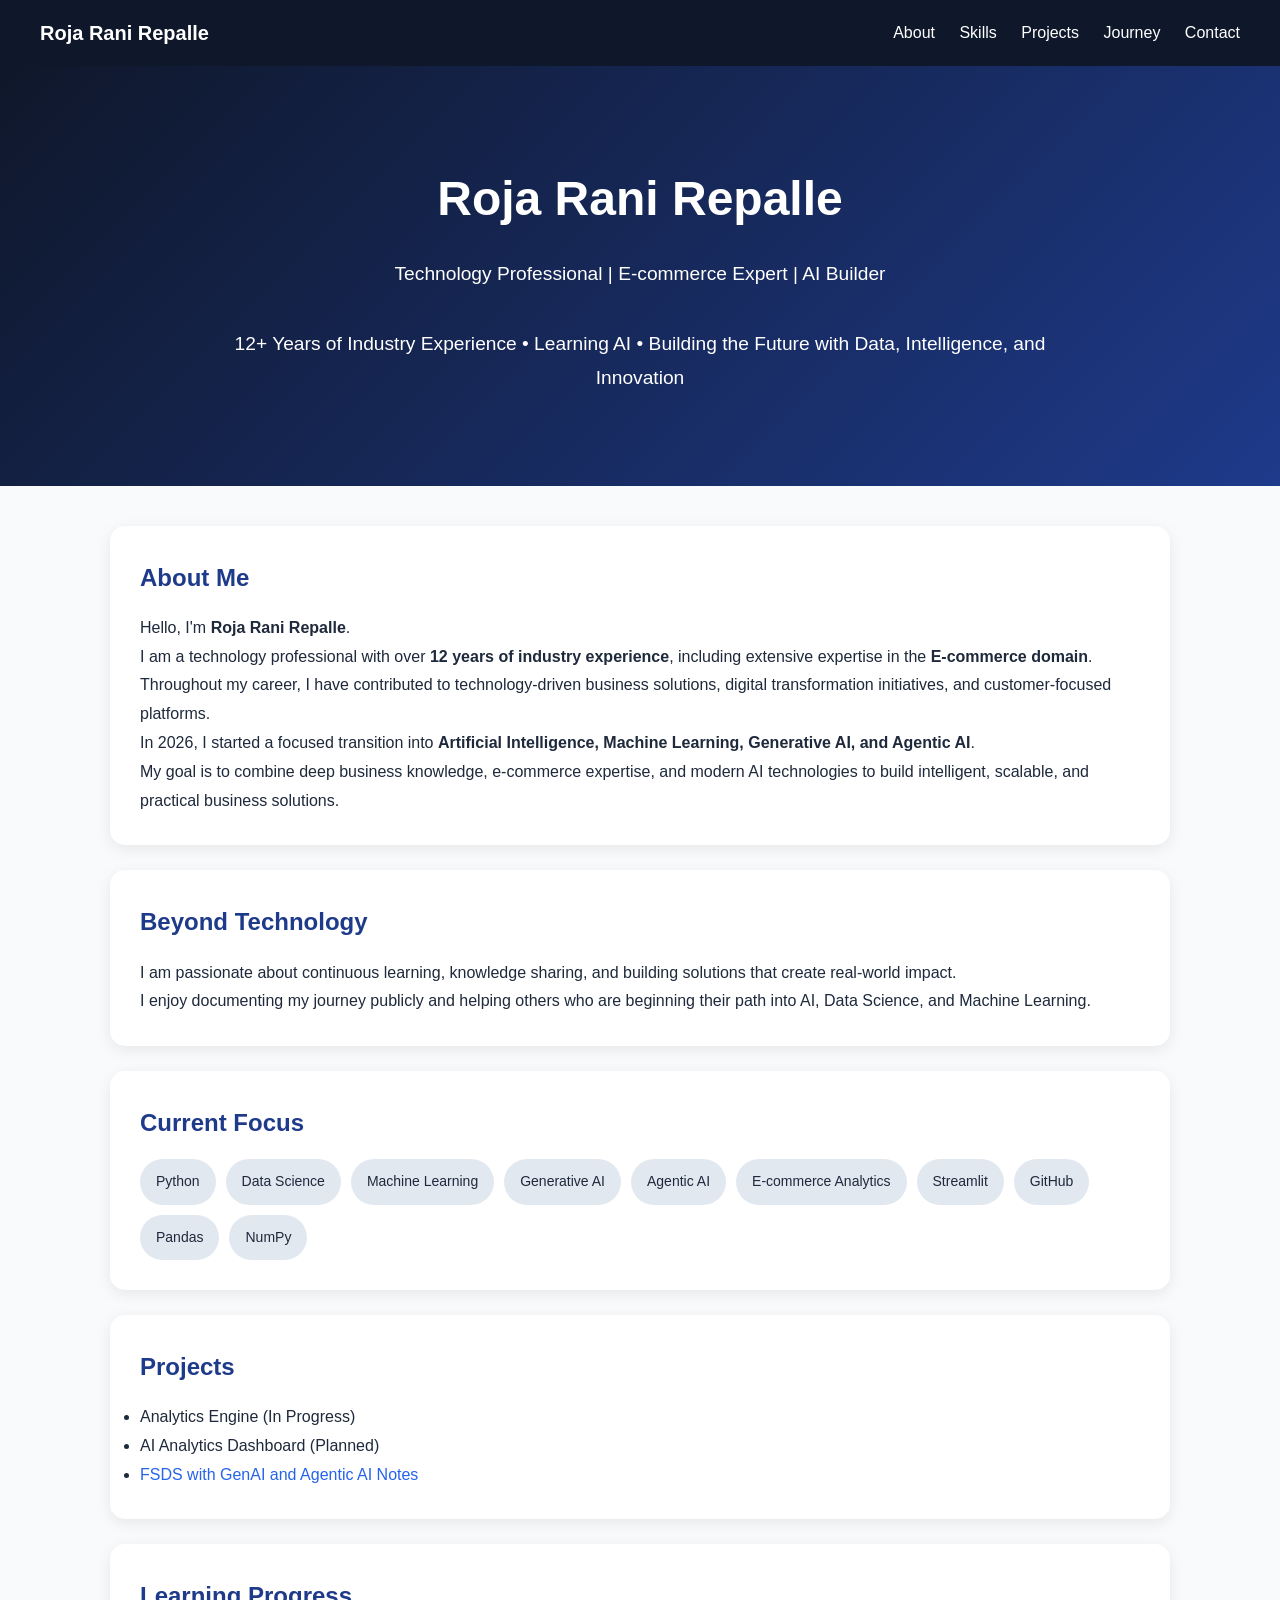
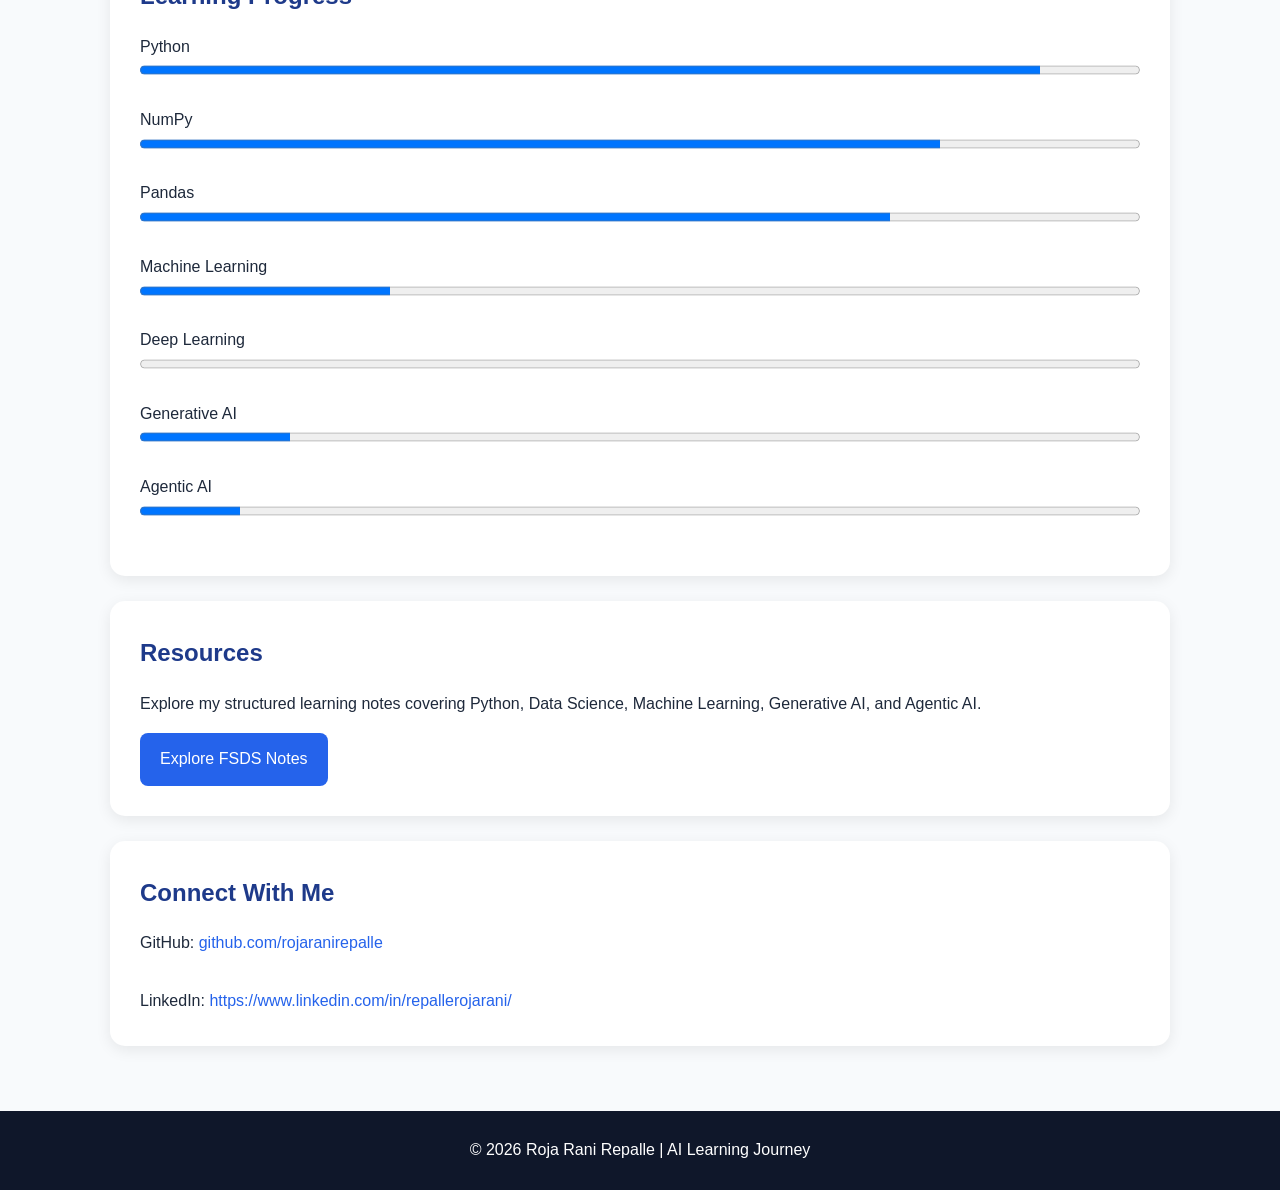
<file: index_v1.html>
<!DOCTYPE html>
<html lang="en">

<head>
<meta charset="UTF-8">
<meta name="viewport" content="width=device-width, initial-scale=1.0">
<title>Roja Rani Repalle | AI & E-commerce Professional</title>

<style>

*{
    margin:0;
    padding:0;
    box-sizing:border-box;
    font-family:'Segoe UI', sans-serif;
}

html{
    scroll-behavior:smooth;
}

body{
    background:#f8fafc;
    color:#1e293b;
    line-height:1.8;
}

/* Navigation */

.navbar{
    position:sticky;
    top:0;
    z-index:1000;
    background:#0f172a;
    display:flex;
    justify-content:space-between;
    align-items:center;
    padding:15px 40px;
}

.logo{
    color:white;
    font-size:20px;
    font-weight:bold;
}

.nav-links a{
    color:white;
    text-decoration:none;
    margin-left:20px;
}

.nav-links a:hover{
    color:#60a5fa;
}

/* Hero Section */

header{
    background:linear-gradient(135deg,#0f172a,#1e3a8a);
    color:white;
    padding:90px 20px;
    text-align:center;
}

header h1{
    font-size:3rem;
    margin-bottom:15px;
}

header p{
    max-width:900px;
    margin:auto;
    font-size:1.2rem;
}

/* Layout */

.container{
    max-width:1100px;
    margin:auto;
    padding:40px 20px;
}

.card{
    background:white;
    padding:30px;
    border-radius:15px;
    margin-bottom:25px;
    box-shadow:0 4px 15px rgba(0,0,0,0.08);
}

h2{
    color:#1e3a8a;
    margin-bottom:15px;
}

/* Skills */

.skills{
    display:flex;
    flex-wrap:wrap;
    gap:10px;
}

.skill{
    background:#e2e8f0;
    padding:10px 16px;
    border-radius:25px;
    font-size:14px;
}

/* Buttons */

.btn{
    display:inline-block;
    background:#2563eb;
    color:white;
    text-decoration:none;
    padding:12px 20px;
    border-radius:8px;
    margin-top:15px;
}

.btn:hover{
    background:#1d4ed8;
}

/* Progress */

progress{
    width:100%;
    height:18px;
    margin-bottom:20px;
}

/* Links */

a{
    color:#2563eb;
    text-decoration:none;
}

a:hover{
    text-decoration:underline;
}

/* Footer */

footer{
    background:#0f172a;
    color:white;
    text-align:center;
    padding:25px;
}

</style>
</head>

<body>

<nav class="navbar">
    <div class="logo">Roja Rani Repalle</div>

    <div class="nav-links">
        <a href="#about">About</a>
        <a href="#focus">Skills</a>
        <a href="#projects">Projects</a>
        <a href="#journey">Journey</a>
        <a href="#contact">Contact</a>
    </div>
</nav>

<header>

    <h1>Roja Rani Repalle</h1>

    <p>
        Technology Professional | E-commerce Expert | AI Builder
        <br><br>
        12+ Years of Industry Experience • Learning AI •
        Building the Future with Data, Intelligence, and Innovation
    </p>

</header>

<div class="container">

    <div class="card" id="about">

        <h2>About Me</h2>

        <p>
            Hello, I'm <strong>Roja Rani Repalle</strong>.
        </p>

        <p>
            I am a technology professional with over
            <strong>12 years of industry experience</strong>,
            including extensive expertise in the
            <strong>E-commerce domain</strong>.
        </p>

        <p>
            Throughout my career, I have contributed to
            technology-driven business solutions, digital
            transformation initiatives, and customer-focused
            platforms.
        </p>

        <p>
            In 2026, I started a focused transition into
            <strong>Artificial Intelligence, Machine Learning,
            Generative AI, and Agentic AI</strong>.
        </p>

        <p>
            My goal is to combine deep business knowledge,
            e-commerce expertise, and modern AI technologies
            to build intelligent, scalable, and practical
            business solutions.
        </p>

    </div>

    <div class="card">

        <h2>Beyond Technology</h2>

        <p>
            I am passionate about continuous learning,
            knowledge sharing, and building solutions that
            create real-world impact.
        </p>

        <p>
            I enjoy documenting my journey publicly and
            helping others who are beginning their path
            into AI, Data Science, and Machine Learning.
        </p>

    </div>

    <div class="card" id="focus">

        <h2>Current Focus</h2>

        <div class="skills">

            <span class="skill">Python</span>
            <span class="skill">Data Science</span>
            <span class="skill">Machine Learning</span>
            <span class="skill">Generative AI</span>
            <span class="skill">Agentic AI</span>
            <span class="skill">E-commerce Analytics</span>
            <span class="skill">Streamlit</span>
            <span class="skill">GitHub</span>
            <span class="skill">Pandas</span>
            <span class="skill">NumPy</span>

        </div>

    </div>

    <div class="card" id="projects">

        <h2>Projects</h2>

        <ul>
            <li>Analytics Engine (In Progress)</li>
            <li>AI Analytics Dashboard (Planned)</li>
            <li>
                <a href="https://rojaranirepalle.github.io/fsds-genai-agenticai-notes/" target="_blank">
                    FSDS with GenAI and Agentic AI Notes
                </a>
            </li>
        </ul>

    </div>

    <div class="card" id="journey">

        <h2>Learning Progress</h2>

        <p>Python</p>
        <progress value="90" max="100"></progress>

        <p>NumPy</p>
        <progress value="80" max="100"></progress>

        <p>Pandas</p>
        <progress value="75" max="100"></progress>

        <p>Machine Learning</p>
        <progress value="25" max="100"></progress>

        <p>Deep Learning</p>
        <progress value="0" max="100"></progress>

        <p>Generative AI</p>
        <progress value="15" max="100"></progress>

        <p>Agentic AI</p>
        <progress value="10" max="100"></progress>

    </div>

    <div class="card">

        <h2>Resources</h2>

        <p>
            Explore my structured learning notes covering
            Python, Data Science, Machine Learning,
            Generative AI, and Agentic AI.
        </p>

        <a class="btn"
           href="https://rojaranirepalle.github.io/fsds-genai-agenticai-notes/"
           target="_blank">
            Explore FSDS Notes
        </a>

    </div>

    <div class="card" id="contact">

        <h2>Connect With Me</h2>

        <p>
            GitHub:
            <a href="https://github.com/rojaranirepalle" target="_blank">
                github.com/rojaranirepalle
            </a>
        </p>

        <br>

        <p>
            LinkedIn:
            <a href="https://www.linkedin.com/in/repallerojarani" target="_blank">
                https://www.linkedin.com/in/repallerojarani/
            </a>
        </p>

    </div>

</div>

<footer>
    © 2026 Roja Rani Repalle | AI Learning Journey
</footer>

</body>
</html>
</file>
